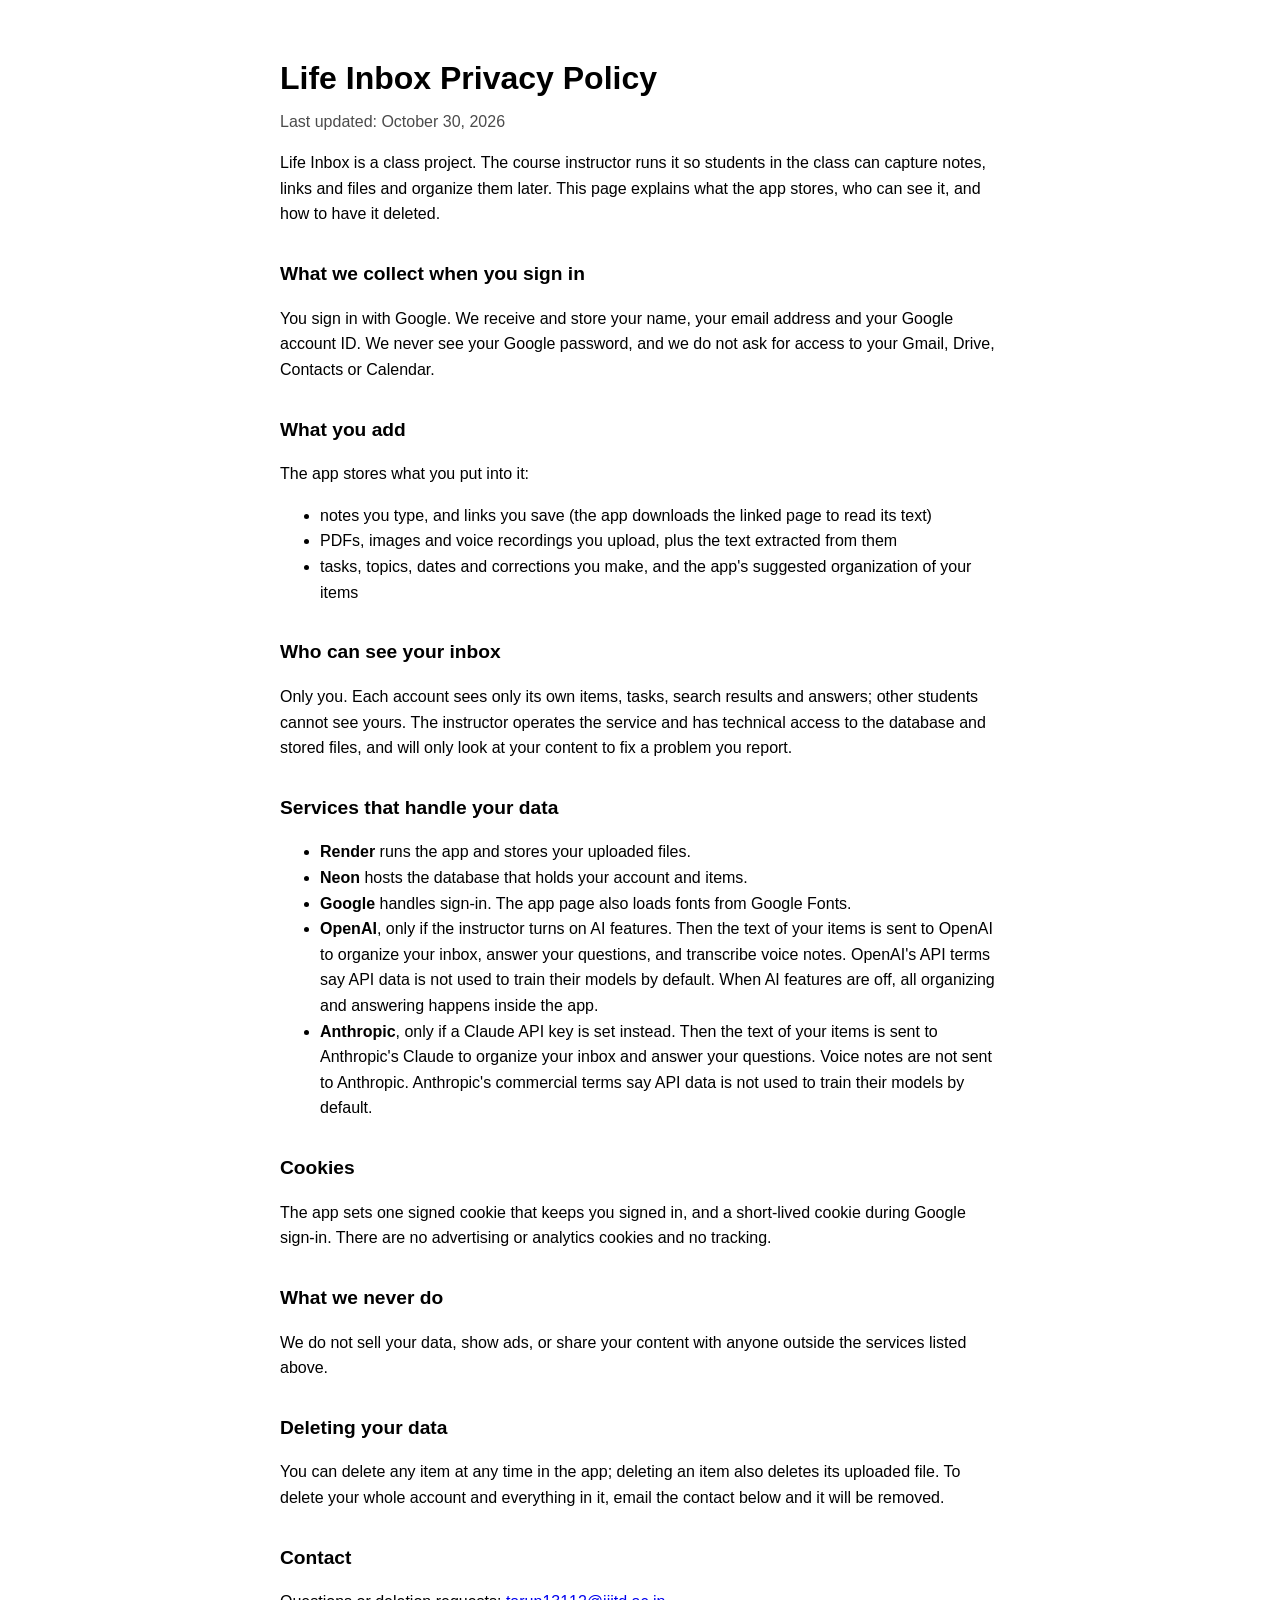
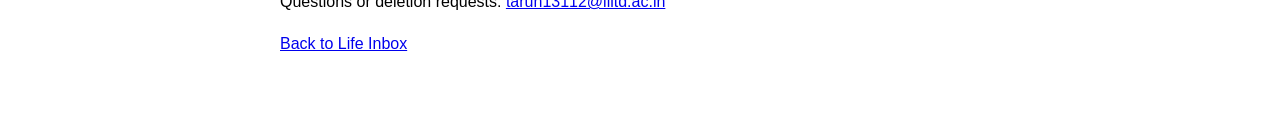
<file: app/static/privacy.html>
<!doctype html>
<html lang="en">
<head>
  <meta charset="utf-8" />
  <meta name="viewport" content="width=device-width, initial-scale=1" />
  <title>Privacy Policy · Life Inbox</title>
  <style>
    :root { color-scheme: light dark; }
    body {
      margin: 0;
      font-family: -apple-system, BlinkMacSystemFont, "Segoe UI", Roboto, sans-serif;
      line-height: 1.6;
      background: Canvas;
      color: CanvasText;
    }
    main { max-width: 720px; margin: 0 auto; padding: 32px 16px 64px; }
    h1 { margin-bottom: 4px; }
    h2 { margin-top: 32px; font-size: 1.2rem; }
    .updated { opacity: 0.7; margin-top: 0; }
    a { color: LinkText; }
  </style>
</head>
<body>
  <main>
    <h1>Life Inbox Privacy Policy</h1>
    <p class="updated">Last updated: October 30, 2026</p>

    <p>
      Life Inbox is a class project. The course instructor runs it so students
      in the class can capture notes, links and files and organize them later.
      This page explains what the app stores, who can see it, and how to have
      it deleted.
    </p>

    <h2>What we collect when you sign in</h2>
    <p>
      You sign in with Google. We receive and store your name, your email
      address and your Google account ID. We never see your Google password,
      and we do not ask for access to your Gmail, Drive, Contacts or Calendar.
    </p>

    <h2>What you add</h2>
    <p>The app stores what you put into it:</p>
    <ul>
      <li>notes you type, and links you save (the app downloads the linked page to read its text)</li>
      <li>PDFs, images and voice recordings you upload, plus the text extracted from them</li>
      <li>tasks, topics, dates and corrections you make, and the app's suggested organization of your items</li>
    </ul>

    <h2>Who can see your inbox</h2>
    <p>
      Only you. Each account sees only its own items, tasks, search results
      and answers; other students cannot see yours. The instructor operates the
      service and has technical access to the database and stored files, and
      will only look at your content to fix a problem you report.
    </p>

    <h2>Services that handle your data</h2>
    <ul>
      <li><strong>Render</strong> runs the app and stores your uploaded files.</li>
      <li><strong>Neon</strong> hosts the database that holds your account and items.</li>
      <li><strong>Google</strong> handles sign-in. The app page also loads fonts from Google Fonts.</li>
      <li>
        <strong>OpenAI</strong>, only if the instructor turns on AI features. Then
        the text of your items is sent to OpenAI to organize your inbox, answer
        your questions, and transcribe voice notes. OpenAI's API terms say API
        data is not used to train their models by default. When AI features are
        off, all organizing and answering happens inside the app.
      </li>
      <li>
        <strong>Anthropic</strong>, only if a Claude API key is set instead. Then
        the text of your items is sent to Anthropic's Claude to organize your inbox
        and answer your questions. Voice notes are not sent to Anthropic.
        Anthropic's commercial terms say API data is not used to train their
        models by default.
      </li>
    </ul>

    <h2>Cookies</h2>
    <p>
      The app sets one signed cookie that keeps you signed in, and a short-lived
      cookie during Google sign-in. There are no advertising or analytics cookies
      and no tracking.
    </p>

    <h2>What we never do</h2>
    <p>We do not sell your data, show ads, or share your content with anyone outside the services listed above.</p>

    <h2>Deleting your data</h2>
    <p>
      You can delete any item at any time in the app; deleting an item also
      deletes its uploaded file. To delete your whole account and everything in
      it, email the contact below and it will be removed.
    </p>

    <h2>Contact</h2>
    <p>
      Questions or deletion requests:
      <a href="mailto:tarun13112@iiitd.ac.in">tarun13112@iiitd.ac.in</a>
    </p>

    <p><a href="/">Back to Life Inbox</a></p>
  </main>
</body>
</html>
</file>
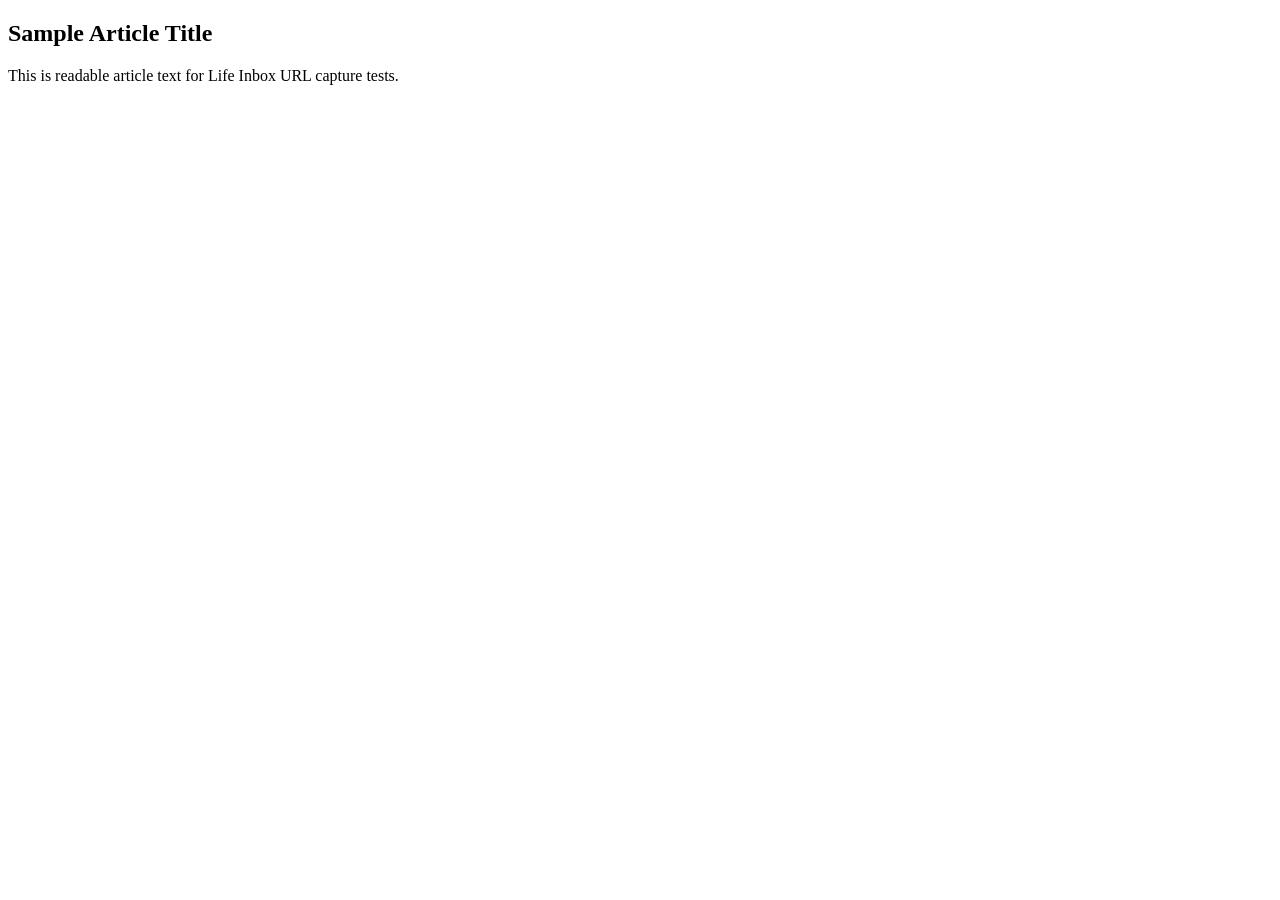
<file: tests/fixtures/sample_article.html>
<!doctype html>
<html>
<head>
  <title>Sample Article Title</title>
  <meta property="og:title" content="Sample OG Title" />
  <meta name="description" content="Short article description." />
</head>
<body>
  <article>
    <h1>Sample Article Title</h1>
    <p>This is readable article text for Life Inbox URL capture tests.</p>
  </article>
</body>
</html>
</file>
